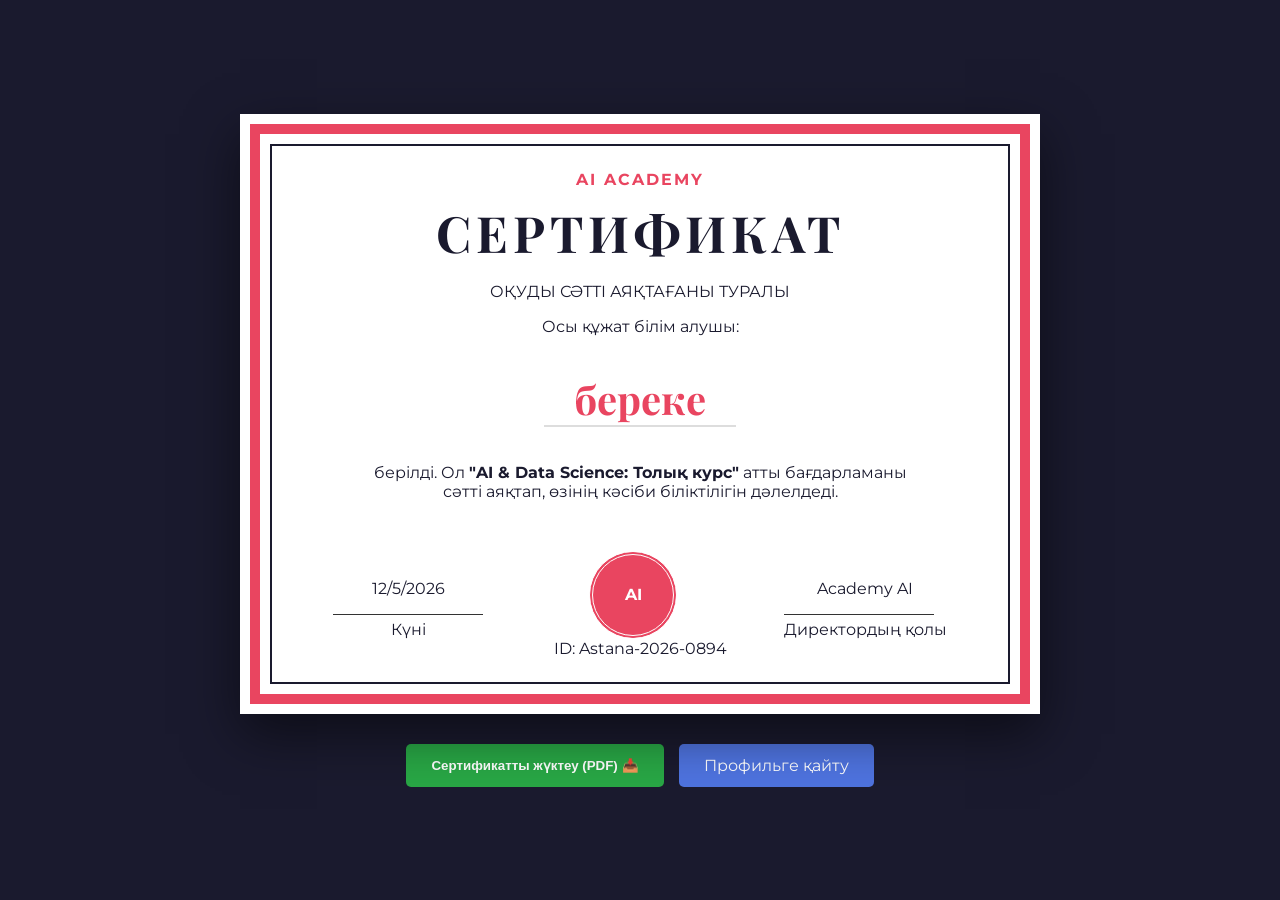
<file: certificate.html>
<!DOCTYPE html>
<html lang="kk">
<head>
    <meta charset="UTF-8">
    <meta name="viewport" content="width=device-width, initial-scale=1.0">
    <title>Сертификат | AI Academy</title>
    <link rel="stylesheet" href="style.css">
    <link href="https://fonts.googleapis.com/css2?family=Playfair+Display:wght@700&family=Montserrat:wght@400;600&display=swap" rel="stylesheet">
</head>
<body class="cert-body">
    <div class="cert-container shadow-lg" id="certificate">
        <div class="cert-border-outer"></div>
        <div class="cert-border-inner"></div>

        <div class="cert-content">
            <div class="cert-header">
                <div class="cert-logo">AI ACADEMY</div>
                <h1>СЕРТИФИКАТ</h1>
                <p class="cert-subtitle">ОҚУДЫ СӘТТІ АЯҚТАҒАНЫ ТУРАЛЫ</p>
            </div>

            <div class="cert-body-text">
                <p>Осы құжат білім алушы:</p>
                <h2 class="student-name" id="displayUserName">береке</h2>
                <p>берілді. Ол <strong>"AI & Data Science: Толық курс"</strong> атты бағдарламаны <br> 
                сәтті аяқтап, өзінің кәсіби біліктілігін дәлелдеді.</p>
            </div>

            <div class="cert-footer">
                <div class="footer-item">
                    <p class="date" id="currentDate">17.02.2026</p>
                    <div class="line"></div>
                    <span>Күні</span>
                </div>
                
                <div class="cert-seal">
                    <div class="seal-inner">AI</div>
                </div>

                <div class="footer-item">
                    <p class="signature">Academy AI</p>
                    <div class="line"></div>
                    <span>Директордың қолы</span>
                </div>
            </div>
            
            <div class="cert-id">ID: Astana-2026-0894</div>
        </div>
    </div>

    <div class="cert-actions">
        <button onclick="window.print()" class="btn-print">Сертификатты жүктеу (PDF) 📥</button>
        <a href="profile.html" class="btn-back">Профильге қайту</a>
    </div>

    <script>
        // Бүгінгі күнді қою
        document.getElementById('currentDate').innerText = new Date().toLocaleDateString();
        
        // Пайдаланушы атын жергілікті жадтан алу (егер тіркелген болса)
        const savedName = localStorage.getItem('userName');
        if(savedName) {
            document.getElementById('displayUserName').innerText = savedName;
        }
    </script>
</body>
</html>
</file>
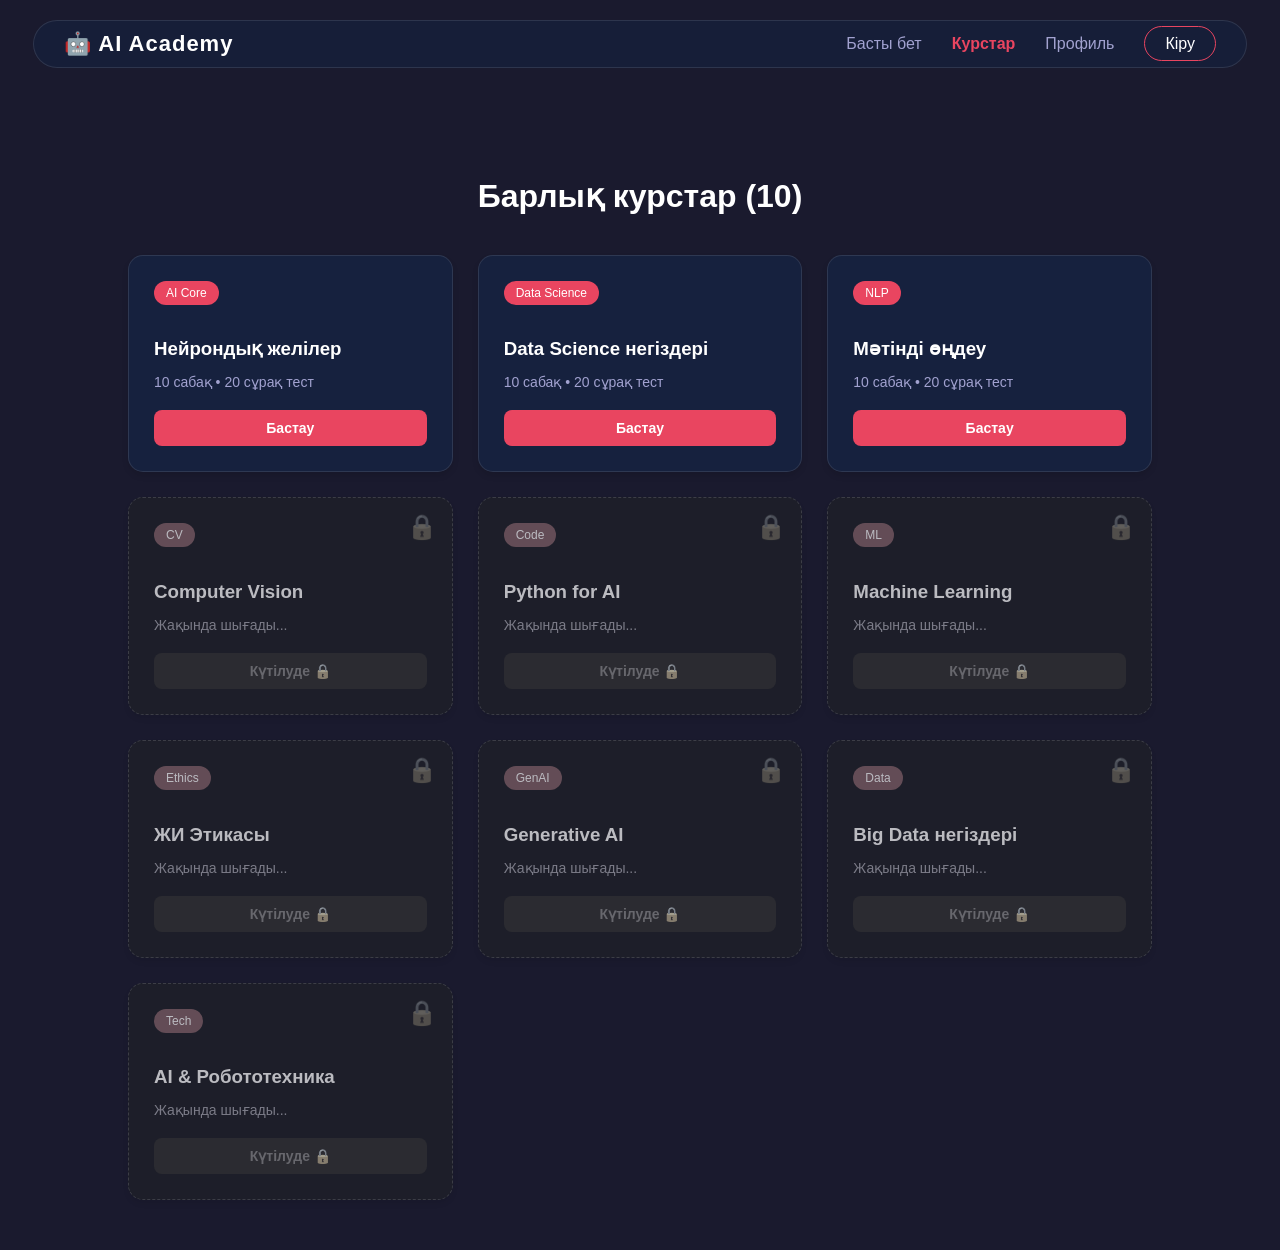
<file: courses.html>
<!DOCTYPE html>
<html lang="kk">
<head>
    <meta charset="UTF-8">
    <meta name="viewport" content="width=device-width, initial-scale=1.0">
    <title>Барлық курстар | AI Academy</title>
    <link rel="stylesheet" href="style.css">
</head>
<body class="courses-body">
    <header class="main-nav">
        <div class="nav-container">
            <div class="logo"><span class="logo-icon">🤖</span> AI Academy</div>
            <ul class="nav-links">
                <li><a href="index.html">Басты бет</a></li>
                <li><a href="courses.html" class="active">Курстар</a></li>
                <li><a href="profile.html">Профиль</a></li>
                <li><a href="login.html" class="nav-btn-login">Кіру</a></li>
            </ul>
        </div>
    </header>
<section class="courses-section">
    <h2 class="section-title">Барлық курстар (10)</h2>
    <div class="courses-grid">
        
        <div class="course-card">
            <div class="course-badge purple">AI Core</div>
            <h3>Нейрондық желілер</h3>
            <p>10 сабақ • 20 сұрақ тест</p>
            <a href="lesson.html?course=neural" class="btn-study">Бастау</a>
        </div>

        <div class="course-card">
            <div class="course-badge blue">Data Science</div>
            <h3>Data Science негіздері</h3>
            <p>10 сабақ • 20 сұрақ тест</p>
            <a href="lesson.html?course=ds" class="btn-study">Бастау</a>
        </div>

        <div class="course-card">
            <div class="course-badge green">NLP</div>
            <h3>Мәтінді өңдеу</h3>
            <p>10 сабақ • 20 сұрақ тест</p>
            <a href="lesson.html?course=nlp" class="btn-study">Бастау</a>
        </div>

        <div class="course-card locked">
            <div class="course-badge orange">CV</div>
            <h3>Computer Vision</h3>
            <p>Жақында шығады...</p>
            <button class="btn-study" disabled>Күтілуде 🔒</button>
        </div>

        <div class="course-card locked">
            <div class="course-badge yellow">Code</div>
            <h3>Python for AI</h3>
            <p>Жақында шығады...</p>
            <button class="btn-study" disabled>Күтілуде 🔒</button>
        </div>

        <div class="course-card locked">
            <div class="course-badge cyan">ML</div>
            <h3>Machine Learning</h3>
            <p>Жақында шығады...</p>
            <button class="btn-study" disabled>Күтілуде 🔒</button>
        </div>

        <div class="course-card locked">
            <div class="course-badge red">Ethics</div>
            <h3>ЖИ Этикасы</h3>
            <p>Жақында шығады...</p>
            <button class="btn-study" disabled>Күтілуде 🔒</button>
        </div>

        <div class="course-card locked">
            <div class="course-badge pink">GenAI</div>
            <h3>Generative AI</h3>
            <p>Жақында шығады...</p>
            <button class="btn-study" disabled>Күтілуде 🔒</button>
        </div>

        <div class="course-card locked">
            <div class="course-badge blue-dark">Data</div>
            <h3>Big Data негіздері</h3>
            <p>Жақында шығады...</p>
            <button class="btn-study" disabled>Күтілуде 🔒</button>
        </div>

        <div class="course-card locked">
            <div class="course-badge gray">Tech</div>
            <h3>AI & Робототехника</h3>
            <p>Жақында шығады...</p>
            <button class="btn-study" disabled>Күтілуде 🔒</button>
        </div>

    </div>
</section>
</body>
</html>
</file>
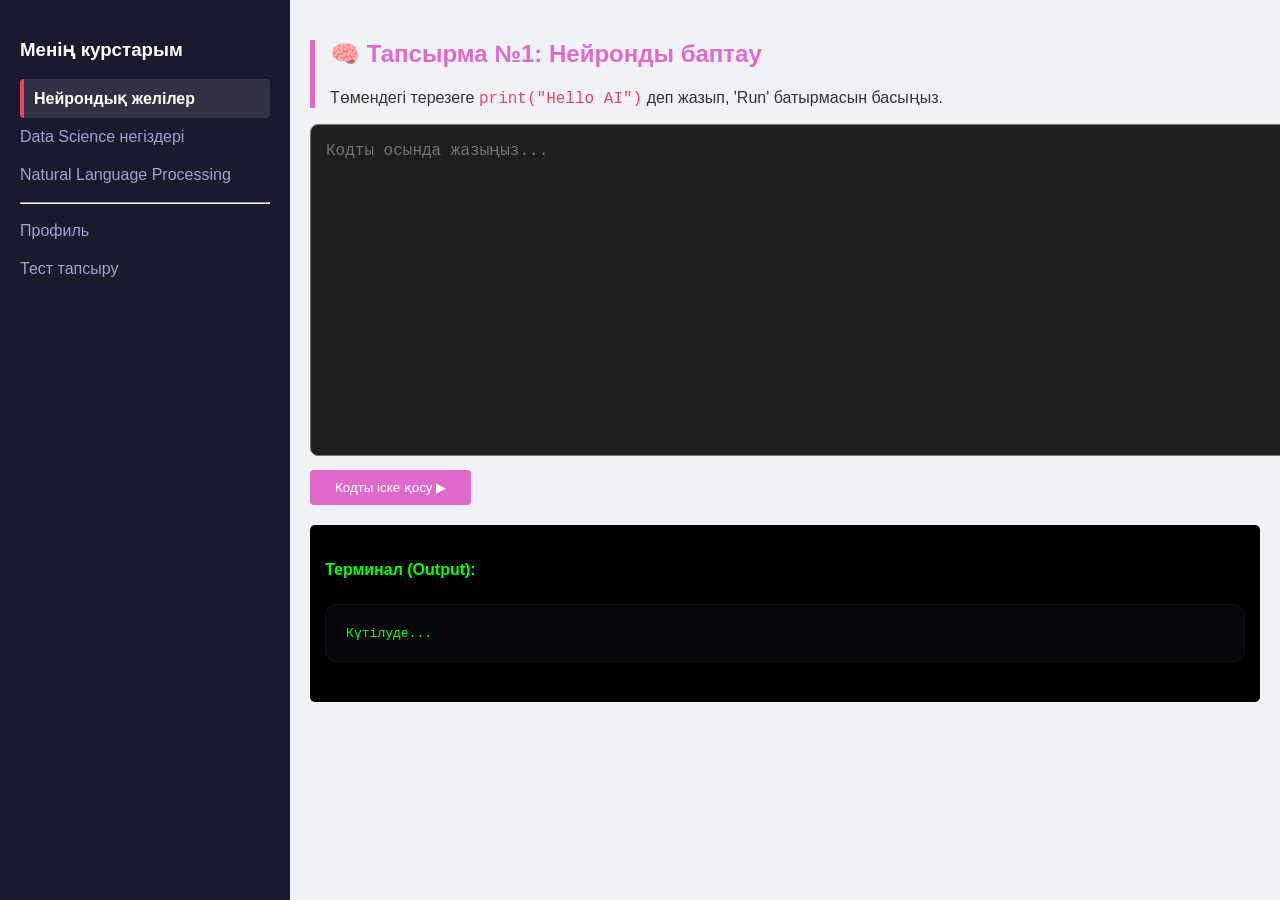
<file: dashboard.html>
<!DOCTYPE html>
<html lang="kk">
<head>
    <meta charset="UTF-8">
    <title>Dashboard - AI Оқу кабинеті</title>
    <link rel="stylesheet" href="style.css">
</head>
<body>
    <div class="dashboard-container">
        <aside class="sidebar">
            <h3>Менің курстарым</h3>
            <ul>
                <li><a href="dashboard.html" class="active">Нейрондық желілер</a></li>
                <li><a href="data-science.html">Data Science негіздері</a></li>
                <li><a href="nlp.html">Natural Language Processing</a></li>
                <hr>
                <li><a href="profile.html">Профиль</a></li>
                <li><a href="quiz.html">Тест тапсыру</a></li>
            </ul>
        </aside>

        <main class="editor-section">
            <div class="task-info" style="border-left: 5px solid #de6bcb; padding-left: 15px;">
                <h2 style="color: #de6bcb;">🧠 Тапсырма №1: Нейронды баптау</h2>
                <p>Төмендегі терезеге <code>print("Hello AI")</code> деп жазып, 'Run' батырмасын басыңыз.</p>
            </div>
            
            <div class="code-editor">
                <textarea id="pythonCode" placeholder="Кодты осында жазыңыз..."></textarea>
                <div class="controls">
                    <button id="runBtn" class="btn-run" style="background-color: #de6bcb;">Кодты іске қосу ▶</button>
                </div>
            </div>

            <div class="terminal">
                <h4>Терминал (Output):</h4>
                <pre id="output">Күтілуде...</pre>
            </div>

            <div id="nextStep" style="display: none; margin-top: 20px;">
                <p style="color: #28a745; font-weight: bold;">🎉 Керемет! Келесі деңгейге өтуге дайынсыз.</p>
                <a href="data-science.html" class="btn-run" style="text-decoration: none; display: inline-block; background-color: #4e73df;">Келесі курсқа өту ➔</a>
            </div>
        </main>
    </div>

    <script>
        document.getElementById('runBtn').addEventListener('click', function() {
            const code = document.getElementById('pythonCode').value.trim();
            const output = document.getElementById('output');
            const nextStep = document.getElementById('nextStep');
            
            // Студенттің жазған кодын тексеру
            if(code === 'print("Hello AI")') {
                output.innerText = "> Hello AI\n> Статус: Орындалды! ✅\n> Нейрондық желі іске қосылды.";
                output.style.color = "#0f0"; // Жасыл түс
                nextStep.style.display = "block"; // Келесі курс батырмасын көрсету
            } else {
                output.innerText = "> Қате: Кодты дұрыс жазыңыз.\n> Көмек: print(\"Hello AI\") деп жазыңыз.";
                output.style.color = "#ff4d4d"; // Қызыл түс
                nextStep.style.display = "none";
            }
        });
    </script>
</body>
</html>
</file>
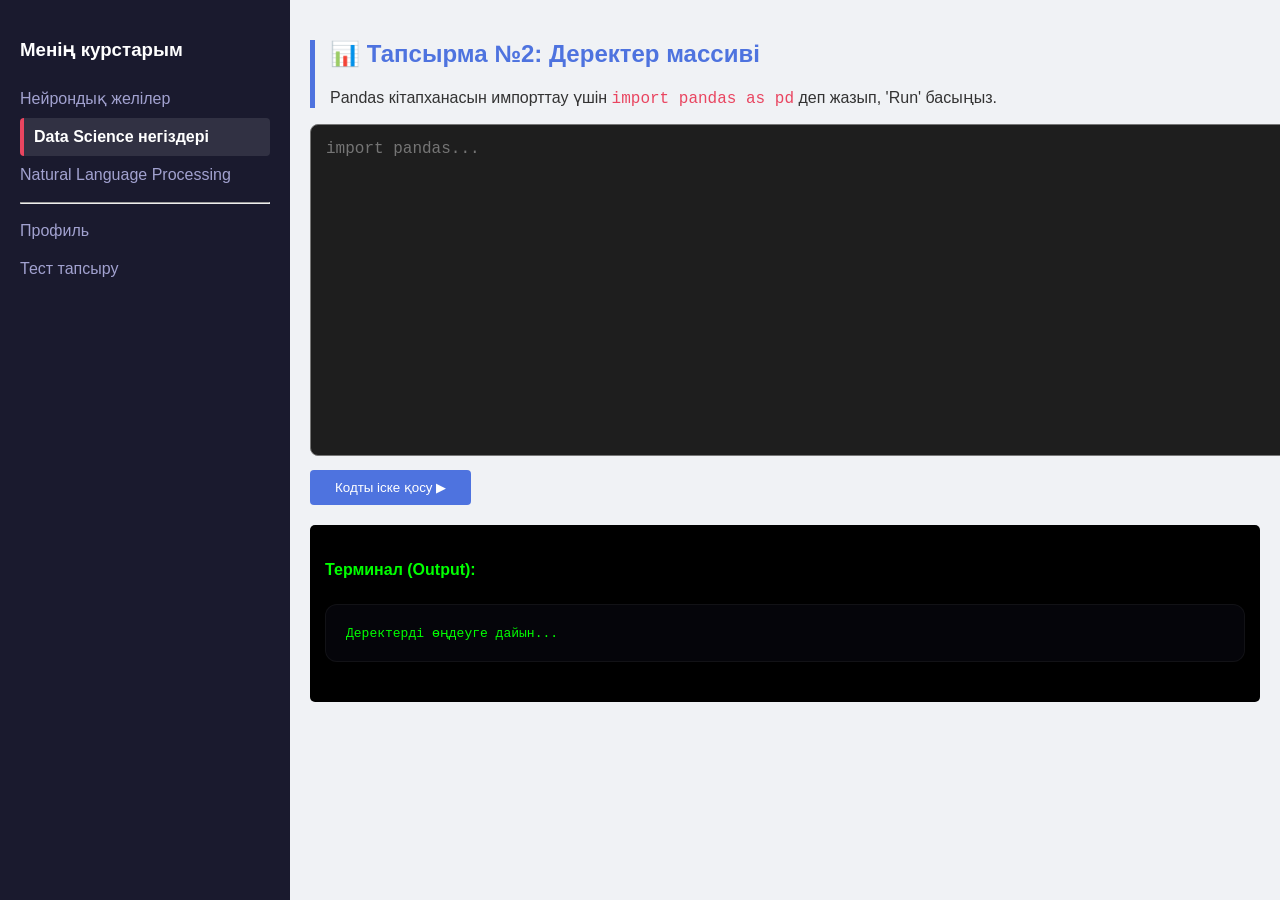
<file: data-science.html>
<!DOCTYPE html>
<html lang="kk">
<head>
    <meta charset="UTF-8">
    <title>Data Science - AI Academy</title>
    <link rel="stylesheet" href="style.css">
</head>
<body>
    <div class="dashboard-container">
        <aside class="sidebar">
            <h3>Менің курстарым</h3>
            <ul>
                <li><a href="dashboard.html">Нейрондық желілер</a></li>
                <li><a href="data-science.html" class="active">Data Science негіздері</a></li>
                <li><a href="nlp.html">Natural Language Processing</a></li>
                <hr>
                <li><a href="profile.html">Профиль</a></li>
                <li><a href="quiz.html">Тест тапсыру</a></li>
            </ul>
        </aside>

        <main class="editor-section">
            <div class="task-info" style="border-left: 5px solid #4e73df; padding-left: 15px;">
                <h2 style="color: #4e73df;">📊 Тапсырма №2: Деректер массиві</h2>
                <p>Pandas кітапханасын импорттау үшін <code>import pandas as pd</code> деп жазып, 'Run' басыңыз.</p>
            </div>
            
            <div class="code-editor">
                <textarea id="pythonCode" placeholder="import pandas..."></textarea>
                <div class="controls">
                    <button id="runBtn" class="btn-run" style="background-color: #4e73df;">Кодты іске қосу ▶</button>
                </div>
            </div>

            <div class="terminal">
                <h4>Терминал (Output):</h4>
                <pre id="output">Деректерді өңдеуге дайын...</pre>
            </div>

            <div id="nextStep" style="display: none; margin-top: 20px;">
                <p style="color: #28a745; font-weight: bold;">✅ Pandas жүктелді! Енді мәтіндік анализге көшеміз.</p>
                <a href="nlp.html" class="btn-run" style="text-decoration: none; display: inline-block; background-color: #1cc88a;">Келесі курсқа өту ➔</a>
            </div>
        </main>
    </div>

    <script>
        document.getElementById('runBtn').addEventListener('click', function() {
            const code = document.getElementById('pythonCode').value.trim();
            const output = document.getElementById('output');
            const nextStep = document.getElementById('nextStep');
            
            if(code === 'import pandas as pd') {
                output.innerText = "> Pandas library imported successfully.\n> DataFrame initialized.\n> Статус: Сәтті! ✅";
                output.style.color = "#0f0";
                nextStep.style.display = "block";
            } else {
                output.innerText = "> Қате: Кодты тексеріңіз.\n> Көмек: import pandas as pd";
                output.style.color = "#ff4d4d";
                nextStep.style.display = "none";
            }
        });
    </script>
</body>
</html>
</file>
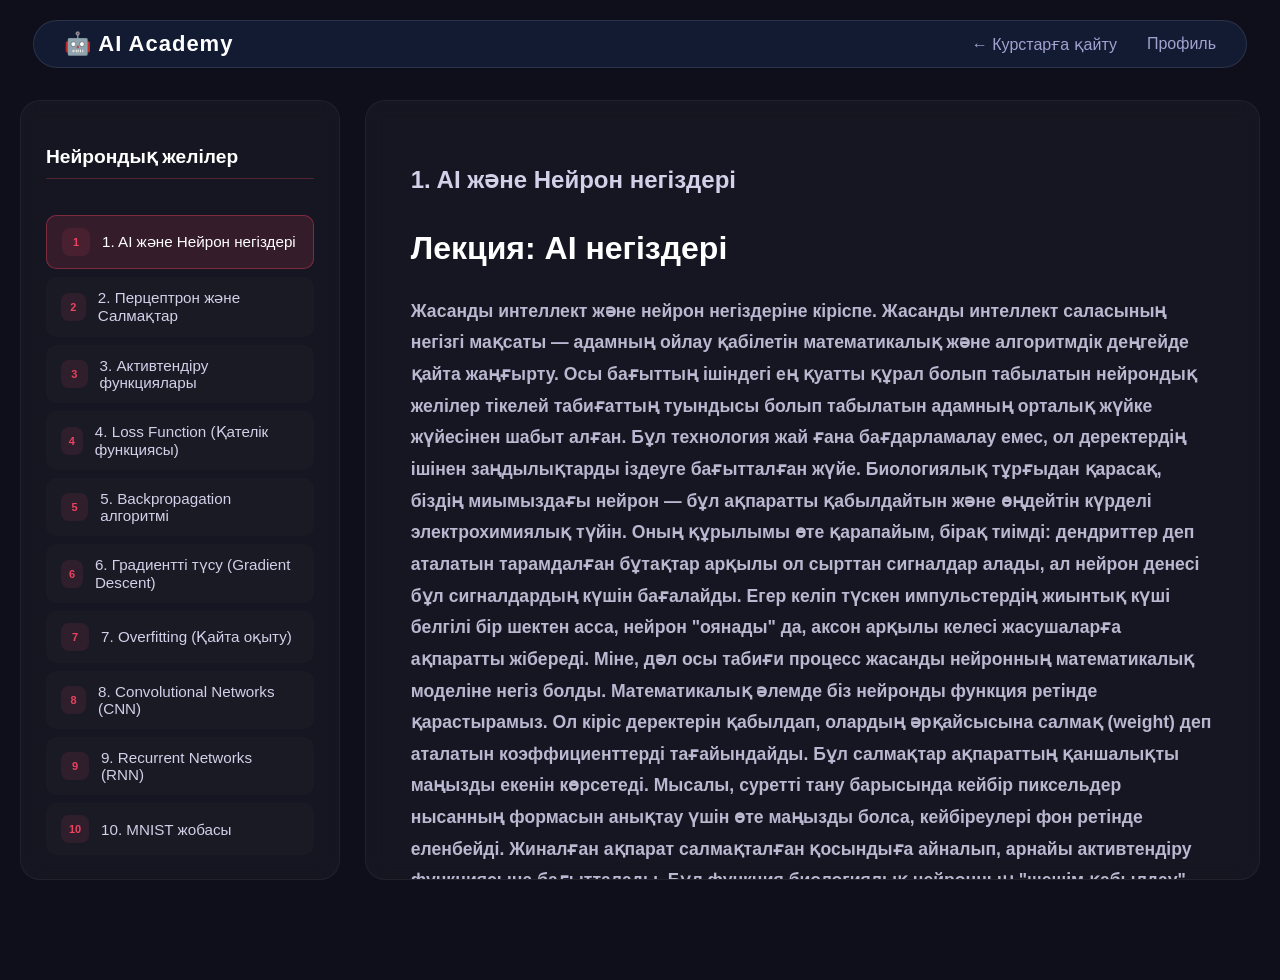
<file: lesson.html>
<!DOCTYPE html>
<html lang="kk">
<head>
    <meta charset="UTF-8">
    <meta name="viewport" content="width=device-width, initial-scale=1.0">
    <title>Оқу платформасы | AI Academy</title>
    <link rel="stylesheet" href="style.css">
</head>
<body class="lesson-body">
    <header class="main-nav">
        <div class="nav-container">
            <div class="logo"><span class="logo-icon">🤖</span> AI Academy</div>
            <ul class="nav-links">
                <li><a href="courses.html">← Курстарға қайту</a></li>
                <li><a href="profile.html">Профиль</a></li>
            </ul>
        </div>
    </header>

    <div class="lesson-wrapper">
        <aside class="lesson-sidebar glass-section">
            <h3 id="course-name-display">Курс мазмұны</h3>
            <ul class="lesson-list" id="lesson-list"></ul>
            <div class="sidebar-footer">
                <a href="quiz.html" class="btn-quiz" id="quiz-link">📝 Курс тесті (20 сұрақ)</a>
            </div>
        </aside>

        <main class="lesson-content glass-section">
    <div id="content-area">
        <h2 id="lesson-title">Жүктелуде...</h2>
        <div class="divider"></div>
        <div id="lesson-full-text" class="lesson-reading-area">
            Сабақ мазмұны осы жерде пайда болады...
        </div>
    </div>
    <div class="content-nav">
        <button class="btn-outline" onclick="prevLesson()">← Алдыңғы</button>
        <button class="btn-main" onclick="nextLesson()">Келесі сабақ →</button>
    </div>
</main>
    </div>

    <script src="lesson-logic.js"></script>
</body>
</html>
</file>
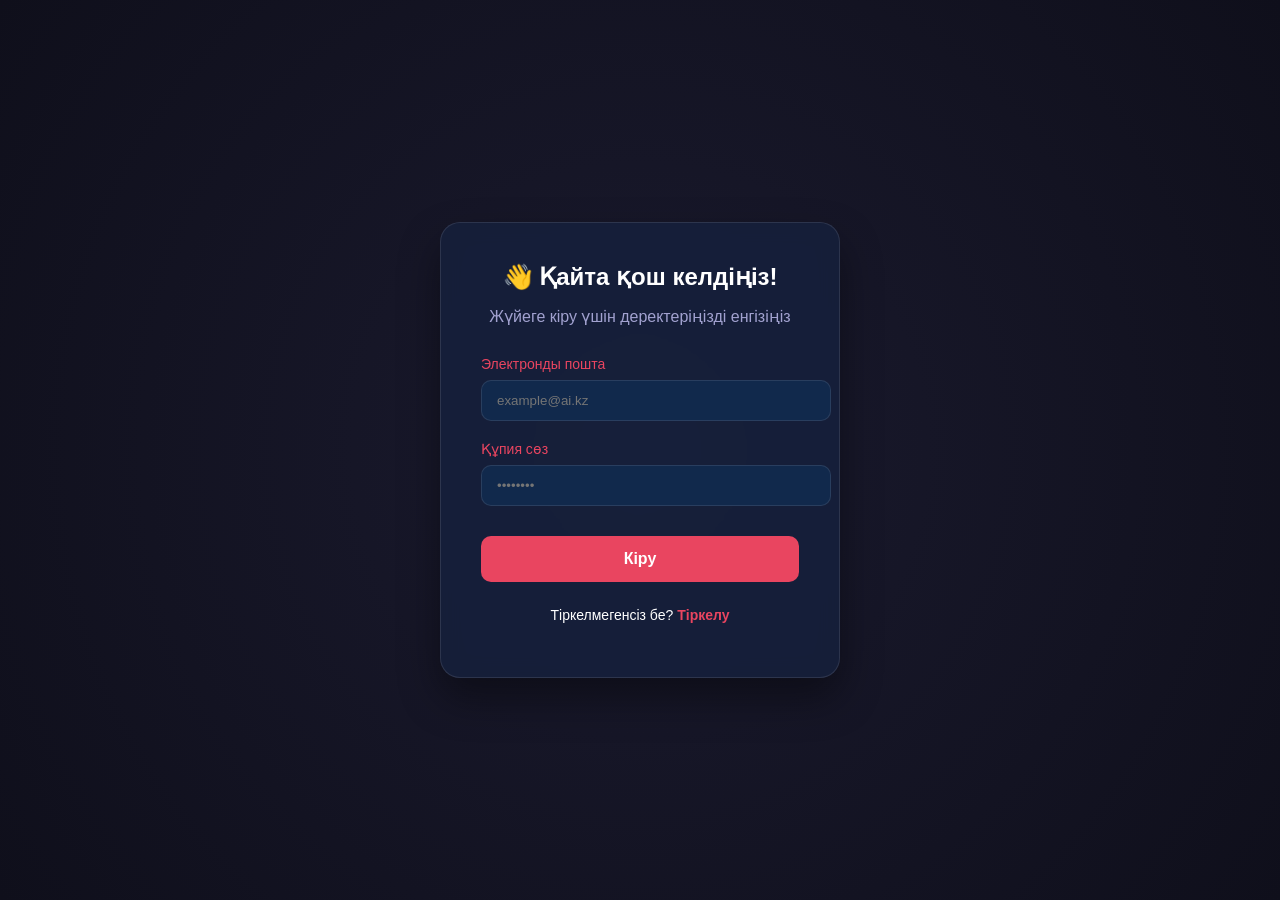
<file: login.html>
<!DOCTYPE html>
<html lang="kk">
<head>
    <meta charset="UTF-8">
    <meta name="viewport" content="width=device-width, initial-scale=1.0">
    <title>Кіру | AI Academy</title>
    <link rel="stylesheet" href="style.css">
</head>
<body class="auth-body">
    <div class="auth-wrapper">
        <div class="auth-card shadow-lg">
            <div class="auth-header">
                <h2>👋 Қайта қош келдіңіз!</h2>
                <p>Жүйеге кіру үшін деректеріңізді енгізіңіз</p>
            </div>
            
            <form id="loginForm" class="auth-form">
                <div class="input-field">
                    <label>Электронды пошта</label>
                    <input type="email" id="loginEmail" placeholder="example@ai.kz" required>
                </div>
                
                <div class="input-field">
                    <label>Құпия сөз</label>
                    <input type="password" placeholder="••••••••" required>
                </div>

                <button type="submit" class="btn-primary-auth">Кіру</button>
            </form>

            <div class="auth-footer">
                <p>Тіркелмегенсіз бе? <a href="signup.html">Тіркелу</a></p>
            </div>
        </div>
    </div>

    <script>
        document.getElementById('loginForm').addEventListener('submit', function(e) {
            e.preventDefault();

            // 1. Енгізілген email-ды аламыз
            const emailValue = document.getElementById('loginEmail').value;
            
            // 2. Егер жадта арнайы есім сақталмаған болса (signup арқылы),
            // онда поштаның '@' таңбасына дейінгі бөлігін есім ретінде қолданамыз
            if (!localStorage.getItem('userName')) {
                const autoName = emailValue.split('@')[0]; // "user@mail.com" -> "user"
                localStorage.setItem('userName', autoName);
            }

            // 3. Профиль бетіне бағыттау
            window.location.href = 'profile.html'; 
        });
    </script>
</body>
</html>
</file>
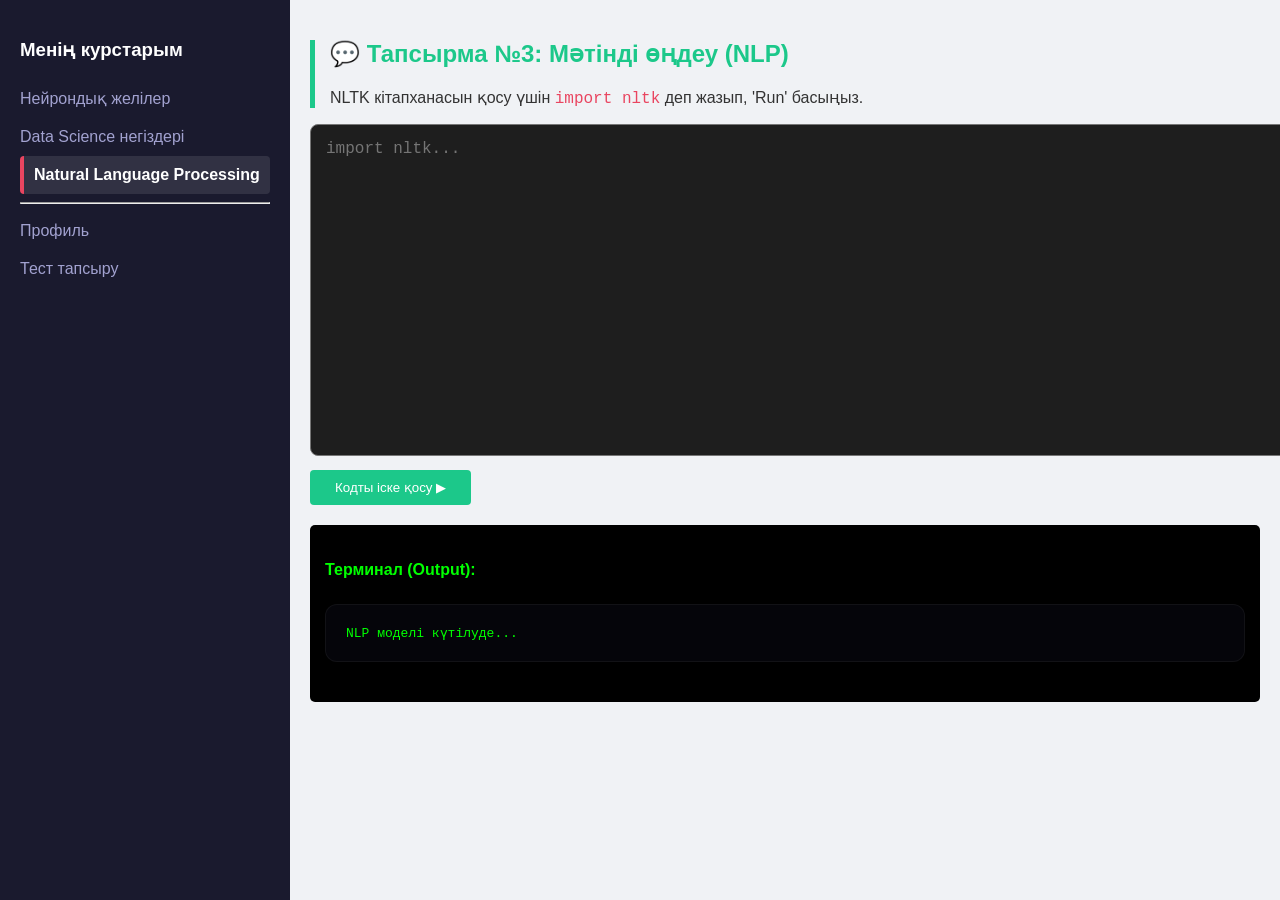
<file: nlp.html>
<!DOCTYPE html>
<html lang="kk">
<head>
    <meta charset="UTF-8">
    <title>NLP - AI Academy</title>
    <link rel="stylesheet" href="style.css">
</head>
<body>
    <div class="dashboard-container">
        <aside class="sidebar">
            <h3>Менің курстарым</h3>
            <ul>
                <li><a href="dashboard.html">Нейрондық желілер</a></li>
                <li><a href="data-science.html">Data Science негіздері</a></li>
                <li><a href="nlp.html" class="active">Natural Language Processing</a></li>
                <hr>
                <li><a href="profile.html">Профиль</a></li>
                <li><a href="quiz.html">Тест тапсыру</a></li>
            </ul>
        </aside>

        <main class="editor-section">
            <div class="task-info" style="border-left: 5px solid #1cc88a; padding-left: 15px;">
                <h2 style="color: #1cc88a;">💬 Тапсырма №3: Мәтінді өңдеу (NLP)</h2>
                <p>NLTK кітапханасын қосу үшін <code>import nltk</code> деп жазып, 'Run' басыңыз.</p>
            </div>
            
            <div class="code-editor">
                <textarea id="pythonCode" placeholder="import nltk..."></textarea>
                <div class="controls">
                    <button id="runBtn" class="btn-run" style="background-color: #1cc88a;">Кодты іске қосу ▶</button>
                </div>
            </div>

            <div class="terminal">
                <h4>Терминал (Output):</h4>
                <pre id="output">NLP моделі күтілуде...</pre>
            </div>

            <div id="nextStep" style="display: none; margin-top: 20px;">
                <p style="color: #28a745; font-weight: bold;">🔥 Практика аяқталды! Енді біліміңізді сынап көріңіз.</p>
                <a href="quiz.html" class="btn-run" style="text-decoration: none; display: inline-block; background-color: #e94560;">Қорытынды Тест тапсыру ➔</a>
            </div>
        </main>
    </div>

    <script>
        document.getElementById('runBtn').addEventListener('click', function() {
            const code = document.getElementById('pythonCode').value.trim();
            const output = document.getElementById('output');
            const nextStep = document.getElementById('nextStep');
            
            if(code === 'import nltk') {
                output.innerText = "> NLTK Toolkit loaded.\n> Tokenizer ready.\n> Статус: Барлық практикалық тапсырма бітті! 🏆";
                output.style.color = "#0f0";
                nextStep.style.display = "block";
            } else {
                output.innerText = "> Қате: Код дұрыс емес.\n> Көмек: import nltk";
                output.style.color = "#ff4d4d";
                nextStep.style.display = "none";
            }
        });
    </script>
</body>
</html>
</file>
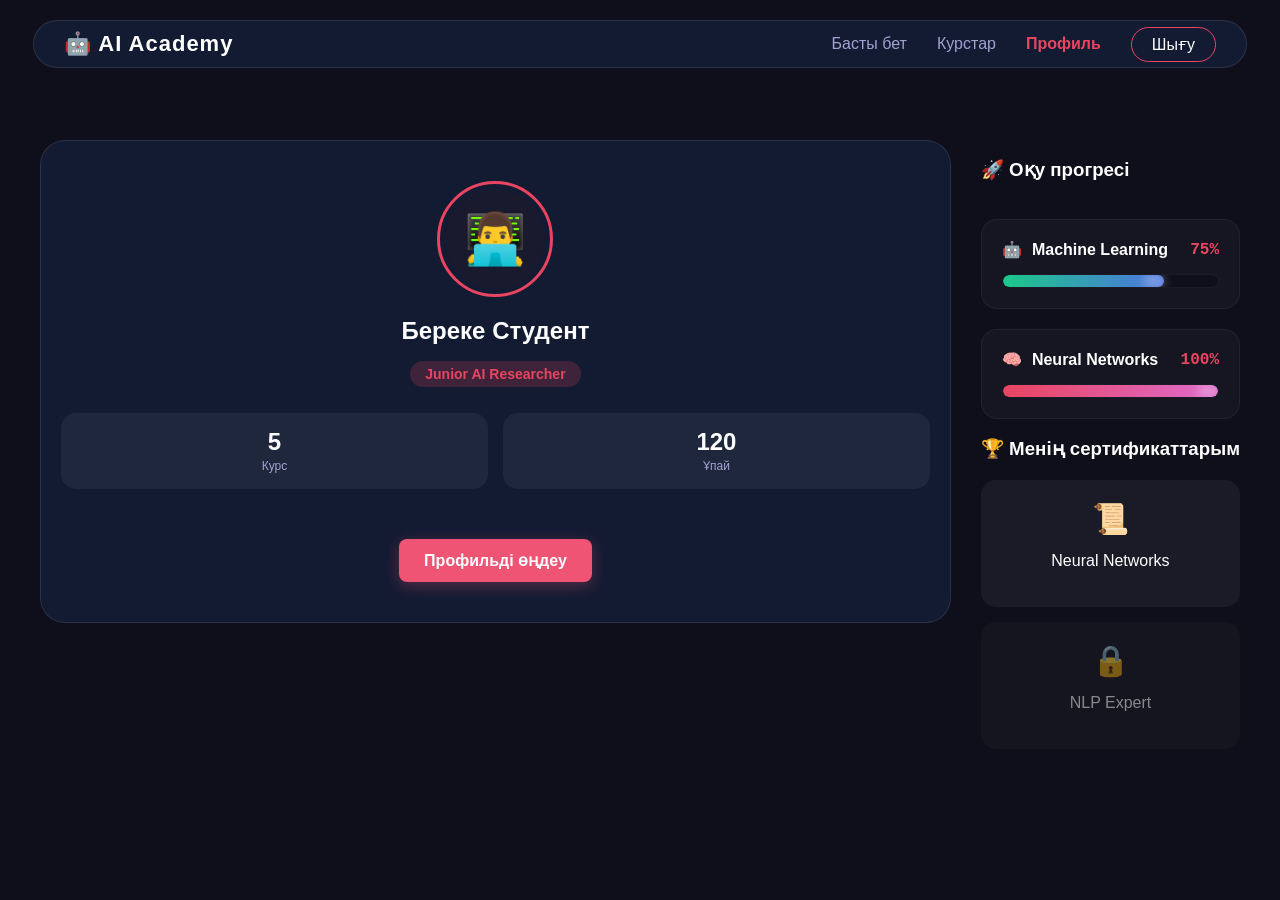
<file: profile.html>
<!DOCTYPE html>
<html lang="kk">
<head>
    <meta charset="UTF-8">
    <meta name="viewport" content="width=device-width, initial-scale=1.0">
    <title>Менің Профилім | AI Academy</title>
    <link rel="stylesheet" href="style.css">
</head>
<body class="profile-body">
    <header class="main-nav">
        <div class="nav-container">
            <div class="logo">
                <span class="logo-icon">🤖</span> AI Academy
            </div>
            <ul class="nav-links">
                <li><a href="index.html">Басты бет</a></li>
                <li><a href="courses.html">Курстар</a></li>
                <li><a href="profile.html" class="active">Профиль</a></li>
                <li><a href="login.html" class="nav-btn-login">Шығу</a></li>
            </ul>
        </div>
    </header>

    <div class="profile-wrapper">
        <aside class="profile-card animate-in">
            <div class="profile-header">
                <div class="avatar-ring">
                    <div class="avatar">👨‍💻</div>
                </div>
                <h2>Береке Студент</h2>
                <span class="rank-badge">Junior AI Researcher</span>
            </div>
            
            <div class="stats-grid">
                <div class="stat-box">
                    <span class="stat-num">5</span>
                    <span class="stat-label">Курс</span>
                </div>
                <div class="stat-box">
                    <span class="stat-num">120</span>
                    <span class="stat-label">Ұпай</span>
                </div>
            </div>
            
            <button id="editBtn" class="btn-edit">Профильді өңдеу</button>
            <div id="editModal" class="modal">
                <div class="modal-content">
                    <h3>Профильді жаңарту</h3>
                    <input type="text" id="newName" placeholder="Жаңа есімді жазыңыз">
                    <div class="modal-buttons">
                        <button id="saveBtn">Сақтау</button>
            <button id="closeBtn">Жабу</button>
        </div>
    </div>
</div>
        </aside>

        <main class="profile-main animate-in" style="animation-delay: 0.2s;">
            <section class="glass-section progress-container">
    <h3>🚀 Оқу прогресі</h3>
    
    <div class="progress-card">
        <div class="progress-header">
            <div class="course-name">
                <span class="icon">🤖</span>
                <span>Machine Learning</span>
            </div>
            <span class="percentage">75%</span>
        </div>
        <div class="progress-bar-wrapper">
            <div class="progress-bar-fill green-gradient" style="width: 75%;">
                <div class="glow"></div>
            </div>
        </div>
    </div>

    <div class="progress-card">
        <div class="progress-header">
            <div class="course-name">
                <span class="icon">🧠</span>
                <span>Neural Networks</span>
            </div>
            <span class="percentage">100%</span>
        </div>
        <div class="progress-bar-wrapper">
            <div class="progress-bar-fill purple-gradient" style="width: 100%;">
                <div class="glow"></div>
            </div>
        </div>
    </div>
</section>

            <section class="glass-section">
                <h3>🏆 Менің сертификаттарым</h3>
                <div class="certificates-grid">
                    <a href="certificate.html" class="cert-item">
                        <span class="cert-icon">📜</span>
                        <p>Neural Networks</p>
                    </a>
                    <div class="cert-item locked">
                        <span class="cert-icon">🔒</span>
                        <p>NLP Expert</p>
                    </div>
                </div>
            </section>
        </main>
    </div>
    <script>
    window.onload = function() {
        // Жадтан есімді алу
        const savedName = localStorage.getItem('userName');
        
        // Егер есім сақталған болса, оны экранға шығару
        if (savedName) {
            document.querySelector('.profile-card h2').innerText = savedName;
        }

        // Сертификаттың статусын тексеру
        const isPassed = localStorage.getItem('coursePassed');
        if (isPassed === 'true') {
            document.querySelector('.cert-item.locked').classList.remove('locked');
            document.querySelector('.cert-item.locked p').innerText = "Сертификат ашық ✅";
        }
    }
</script>
<script>
    const modal = document.getElementById('editModal');
    const editBtn = document.getElementById('editBtn');
    const closeBtn = document.getElementById('closeBtn');
    const saveBtn = document.getElementById('saveBtn');
    const nameDisplay = document.querySelector('.profile-card h2'); // Ару деген жазу тұрған жер

    // 1. Терезені ашу
    editBtn.onclick = function() {
        modal.style.display = "flex";
    }

    // 2. Терезені жабу
    closeBtn.onclick = function() {
        modal.style.display = "none";
    }

    // 3. Атын өзгерту және сақтау
    saveBtn.onclick = function() {
        const newName = document.getElementById('newName').value;
        if(newName) {
            // Экрандағы атын ауыстыру
            nameDisplay.innerText = newName;
            // Жадқа (LocalStorage) сақтау
            localStorage.setItem('userName', newName);
            // Терезені жабу
            modal.style.display = "none";
        }
    }

    // Терезеден тыс жерді басқанда жабу
    window.onclick = function(event) {
        if (event.target == modal) {
            modal.style.display = "none";
        }
    }
</script>
<script src="script.js"></script>
</body>
</html>
</file>
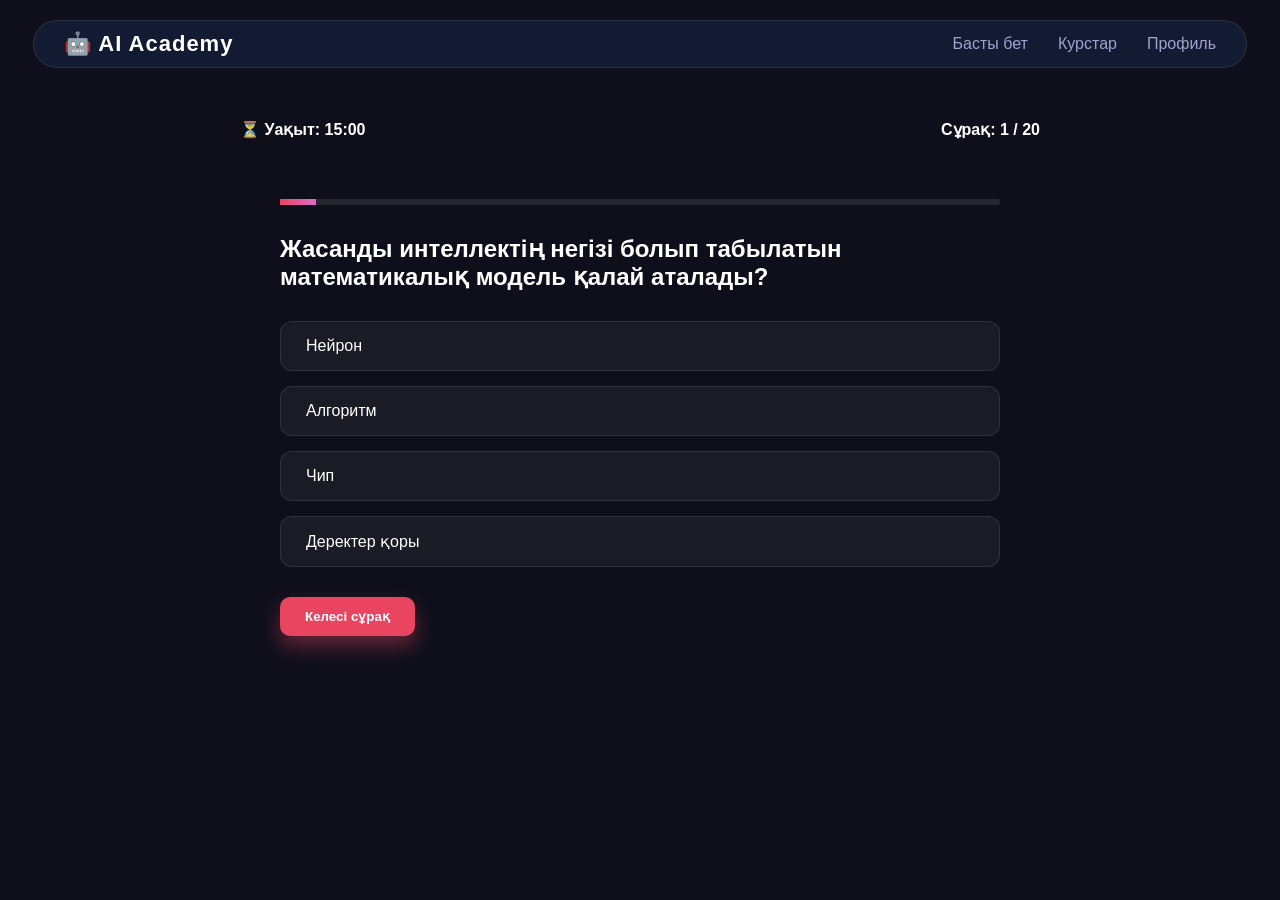
<file: quiz.html>
<!DOCTYPE html>
<html lang="kk">
<head>
    <meta charset="UTF-8">
    <meta name="viewport" content="width=device-width, initial-scale=1.0">
    <title>AI Тест | Біліміңді тексер</title>
    <link rel="stylesheet" href="style.css">
</head>
<body class="quiz-body">
    <header class="main-nav">
        <div class="nav-container">
            <div class="logo"><span class="logo-icon">🤖</span> AI Academy</div>
            <ul class="nav-links">
                <li><a href="index.html">Басты бет</a></li>
                <li><a href="courses.html">Курстар</a></li>
                <li><a href="profile.html">Профиль</a></li>
            </ul>
        </div>
    </header>

    <div class="quiz-wrapper">
        <div class="quiz-info">
            <div class="timer">⏳ Уақыт: <span id="time">15:00</span></div>
            <div class="q-counter">Сұрақ: <span id="current-q">1</span> / 20</div>
        </div>

        <div id="quiz-card" class="glass-section quiz-card">
            <div class="progress-line">
                <div id="bar" class="fill purple-gradient" style="width: 5%;"></div>
            </div>
            <h2 id="question-text">Сұрақ жүктелуде...</h2>
            <div id="options-container" class="options-grid">
                </div>
            <div class="quiz-footer">
                <button id="next-btn" class="btn-main" disabled>Келесі сұрақ</button>
            </div>
        </div>

        <div id="result-card" class="glass-section result-card" style="display: none;">
            <div class="result-icon">🏆</div>
            <h2>Тест аяқталды!</h2>
            <p id="score-text">Сіздің нәтижеңіз: 0 / 20</p>
            <div id="cert-msg" class="cert-status"></div>
            <div class="result-buttons">
                <button onclick="location.reload()" class="btn-outline">Қайта тапсыру</button>
                <button onclick="window.location.href='profile.html'" class="btn-main">Профильге өту</button>
            </div>
        </div>
    </div>

    <script src="quiz-logic.js"></script>
</body>
</html>
</file>
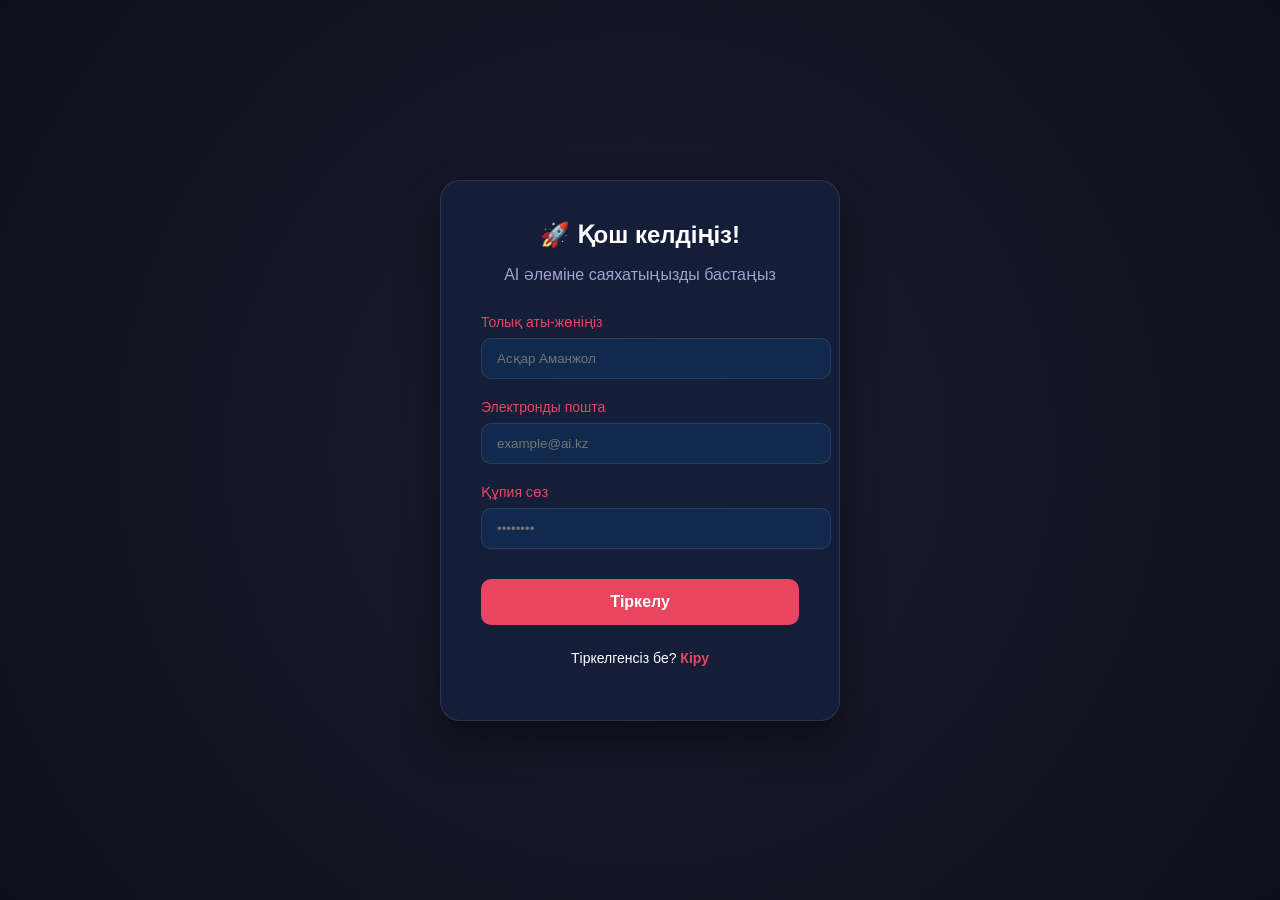
<file: signup.html>
<!DOCTYPE html>
<html lang="kk">
<head>
    <meta charset="UTF-8">
    <meta name="viewport" content="width=device-width, initial-scale=1.0">
    <title>Тіркелу | AI Academy</title>
    <link rel="stylesheet" href="style.css">
</head>
<body class="auth-body">
    <div class="auth-wrapper">
        <div class="auth-card shadow-lg">
            <div class="auth-header">
                <h2>🚀 Қош келдіңіз!</h2>
                <p>AI әлеміне саяхатыңызды бастаңыз</p>
            </div>
            
            <form id="signupForm" class="auth-form">
                <div class="input-field">
                    <label>Толық аты-жөніңіз</label>
                    <input type="text" id="userNameInput" placeholder="Асқар Аманжол" required>
                </div>
                
                <div class="input-field">
                    <label>Электронды пошта</label>
                    <input type="email" placeholder="example@ai.kz" required>
                </div>
                
                <div class="input-field">
                    <label>Құпия сөз</label>
                    <input type="password" placeholder="••••••••" required>
                </div>

                <button type="submit" class="btn-primary-auth">Тіркелу</button>
            </form>

            <div class="auth-footer">
                <p>Тіркелгенсіз бе? <a href="login.html">Кіру</a></p>
            </div>
        </div>
    </div>

    <script>
        document.getElementById('signupForm').addEventListener('submit', function(e) {
            e.preventDefault(); // Беттің қайта жүктелуін тоқтатамыз

            // 1. Енгізілген есімді аламыз
            const fullName = document.getElementById('userNameInput').value;

            // 2. Есімді браузер жадына сақтаймыз
            localStorage.setItem('userName', fullName);

            // Тексеру үшін (Консольге шығару)
            console.log("Сақталған есім:", localStorage.getItem('userName'));

            // 3. Сәтті тіркелген соң Профиль бетіне жібереміз
            window.location.href = 'profile.html'; 
        });
    </script>
</body>
</html>
</file>
<file: style.css>
/* Жалпы стильдер */
body {
    font-family: 'Segoe UI', Tahoma, Geneva, Verdana, sans-serif;
    margin: 0;
    background-color: #f4f7f6;
    color: #333;
}

header {
    background-color: #1a1a2e;
    color: white;
    padding: 1rem 5%;
}

/* Навигациялық мәзір стилі */
.main-nav {
    position: fixed;
    top: 20px;
    left: 50%;
    transform: translateX(-50%); /* Ортаға келтіру */
    width: 90%;
    max-width: 1200px;
    z-index: 1000;
    background: rgba(22, 33, 62, 0.7); /* Мөлдір қою көк */
    backdrop-filter: blur(15px); /* Шыны эффектісі */
    border: 1px solid rgba(255, 255, 255, 0.1);
    border-radius: 50px; /* Доғал жиектер */
    padding: 10px 30px;
}

.nav-container {
    display: flex;
    justify-content: space-between;
    align-items: center;
}

.logo {
    font-size: 22px;
    font-weight: bold;
    color: white;
    letter-spacing: 1px;
}

.nav-links {
    list-style: none;
    display: flex;
    align-items: center;
    gap: 30px;
    margin: 0;
}

.nav-links a {
    text-decoration: none;
    color: #a2a2d0;
    font-weight: 500;
    transition: 0.3s;
}

.nav-links a:hover {
    color: #e94560; /* Алқызыл түс */
}

/* Арнайы батырмалар стилі */
.nav-btn-login {
    padding: 8px 20px;
    border: 1px solid #e94560;
    border-radius: 20px;
    color: white !important;
}

.nav-btn-signup {
    padding: 8px 25px;
    background-color: #e94560;
    border-radius: 20px;
    color: white !important;
    box-shadow: 0 4px 15px rgba(233, 69, 96, 0.3);
}

.nav-btn-signup:hover {
    background-color: #ff5e78;
    transform: scale(1.05);
}

/* Мәзірдегі белсенді беттің стилі */
.nav-links a.active {
    color: #e94560 !important;
    font-weight: bold;
}

/* Курстар бетінің фондық түсі */
.courses-body {
    background-color: #1a1a2e;
    margin: 0;
    padding-top: 100px; /* Навбар контентті жауып қалмауы үшін */
}

/* Курс карточкаларындағы батырмаларды біркелкі ету */
.btn-study {
    display: inline-block;
    padding: 10px 20px;
    background-color: #e94560;
    color: white;
    text-decoration: none;
    border-radius: 8px;
    font-size: 14px;
    transition: 0.3s;
    border: none;
    width: 100%;
    text-align: center;
    box-sizing: border-box;
}

.btn-study:hover:not([disabled]) {
    background-color: #ff5e78;
    transform: translateY(-3px);
}

.course-card.locked .btn-study {
    background-color: #444;
    cursor: not-allowed;
}

/* Басты беттің арнайы стилі */
.home-body {
    background: radial-gradient(circle at top right, #1b2735 0%, #090a0f 100%);
    overflow-x: hidden;
}

.hero-section {
    display: flex;
    align-items: center;
    justify-content: space-between;
    padding: 150px 10% 100px;
    min-height: 80vh;
}

.hero-content {
    flex: 1;
    max-width: 600px;
}

/* Градиентті мәтін */
.gradient-text {
    font-size: 3.5rem;
    font-weight: 800;
    background: linear-gradient(45deg, #ff5e78, #de6bcb, #4e73df);
    -webkit-background-clip: text;
    -webkit-text-fill-color: transparent;
    line-height: 1.2;
    margin-bottom: 20px;
}

.hero-content p {
    font-size: 1.2rem;
    color: #a2a2d0;
    margin-bottom: 40px;
}

/* Батырмалар анимациясымен */
.btn-main {
    padding: 15px 35px;
    background: #e94560;
    color: white;
    text-decoration: none;
    border-radius: 50px;
    font-weight: bold;
    box-shadow: 0 10px 20px rgba(233, 69, 96, 0.4);
    transition: 0.3s;
}

.btn-main:hover {
    transform: scale(1.1);
    background: #ff5e78;
}

/* "Толығырақ" батырмасының стилі */
.btn-outline {
    display: inline-block;
    padding: 15px 35px;
    margin-left: 15px; /* Батырмалар арасындағы қашықтық */
    color: #ffffff; /* Мәтін түсі ақ */
    text-decoration: none;
    border: 2px solid #e94560; /* Жиегі негізгі түспен бірдей */
    border-radius: 50px;
    font-weight: bold;
    transition: all 0.3s ease;
}

.btn-outline:hover {
    background-color: rgba(233, 69, 96, 0.1); /* Тышқанды апарғанда жеңіл түс */
    color: #ff5e78;
    border-color: #ff5e78;
    transform: translateY(-3px); /* Сәл жоғары көтерілу */
}

/* Қалқып тұрған сурет анимациясы */
.floating-img {
    width: 100%;
    max-width: 450px;
    animation: floating 3s ease-in-out infinite;
}

@keyframes floating {
    0% { transform: translateY(0px); }
    50% { transform: translateY(-20px); }
    100% { transform: translateY(0px); }
}

/* Модульдер контейнері */
.features-section {
    display: flex;
    justify-content: center;
    gap: 30px;
    padding: 50px 10%;
}

/* Жаңартылған модуль дизайны */
.feature-card {
    background: rgba(255, 255, 255, 0.03); /* Мөлдір фон */
    backdrop-filter: blur(10px); /* Шыны эффектісі */
    border: 1px solid rgba(255, 255, 255, 0.1);
    border-radius: 24px;
    padding: 40px 20px;
    width: 300px;
    text-align: center;
    transition: all 0.4s cubic-bezier(0.175, 0.885, 0.32, 1.275);
    box-shadow: 0 10px 30px rgba(0, 0, 0, 0.2);
}

.feature-card:hover {
    transform: translateY(-15px); /* Жоғары көтерілу */
    background: rgba(255, 255, 255, 0.07);
    border-color: #e94560; /* Жиегі жанады */
    box-shadow: 0 20px 40px rgba(233, 69, 96, 0.2);
}

.feature-card img, .feature-card .icon {
    width: 60px;
    margin-bottom: 20px;
    filter: drop-shadow(0 0 10px rgba(233, 69, 96, 0.5)); /* Иконканың жануы */
}

.feature-card h3 {
    color: #ffffff;
    font-size: 20px;
    margin-bottom: 15px;
    font-weight: 700;
}

.feature-card p {
    color: #a2a2d0; /* Мәтін түсі анықталды */
    font-size: 15px;
    line-height: 1.6;
}


/* Курстар торы */
.course-grid {
    display: grid;
    grid-template-columns: repeat(auto-fit, minmax(250px, 1fr));
    gap: 20px;
    padding: 40px 5%;
}

.course-card {
    background: white;
    padding: 20px;
    border-radius: 10px;
    box-shadow: 0 4px 6px rgba(0,0,0,0.1);
    transition: 0.3s;
}

.course-card:hover {
    transform: translateY(-5px);
}

/* Dashboard стильдері */
.dashboard-container {
    display: flex;
    height: 100vh;
}

.sidebar {
    width: 250px;
    background-color: #1a1a2e;
    color: white;
    padding: 20px;
}

.sidebar ul {
    list-style: none;
    padding: 0;
}

.sidebar a {
    color: #a2a2d0;
    text-decoration: none;
    display: block;
    padding: 10px 0;
}

.sidebar a.active {
    color: white;
    font-weight: bold;
}

.editor-section {
    flex: 1;
    padding: 20px;
    background-color: #f0f2f5;
}

.code-editor textarea {
    width: 100%;
    height: 300px;
    background-color: #1e1e1e;
    color: #dcdcdc;
    font-family: 'Courier New', monospace;
    padding: 15px;
    border-radius: 8px;
    font-size: 16px;
}

.terminal {
    margin-top: 20px;
    background-color: #000;
    color: #0f0;
    padding: 15px;
    border-radius: 5px;
    min-height: 100px;
}

.btn-run {
    background-color: #28a745;
    color: white;
    border: none;
    padding: 10px 25px;
    margin-top: 10px;
    cursor: pointer;
    border-radius: 4px;
}


.courses-section {
    padding: 50px 10%;
    background-color: #1a1a2e;
    min-height: 100vh;
    color: white;
}

.section-title {
    text-align: center;
    margin-bottom: 40px;
    font-size: 2rem;
}

.courses-grid {
    display: grid;
    grid-template-columns: repeat(auto-fit, minmax(280px, 1fr)); /* Реактивті тор */
    gap: 25px;
}

.course-card {
    background: #16213e;
    padding: 25px;
    border-radius: 15px;
    border: 1px solid rgba(255, 255, 255, 0.1);
    transition: 0.3s;
    position: relative;
}

.course-card:hover {
    transform: translateY(-10px);
    border-color: #e94560;
}

.course-badge {
    display: inline-block;
    padding: 5px 12px;
    background: #e94560;
    border-radius: 20px;
    font-size: 12px;
    margin-bottom: 15px;
}

.course-card h3 { margin-bottom: 10px; }
.course-card p { color: #a2a2d0; font-size: 14px; margin-bottom: 20px; }

.btn-study {
    display: block;
    text-align: center;
    padding: 10px;
    background: #e94560;
    color: white;
    text-decoration: none;
    border-radius: 8px;
    font-weight: bold;
}

/* Жабық курстардың стилі */
.course-card.locked {
    filter: grayscale(0.8) blur(0.5px); /* Түсін азайту және сәл бұлдырату */
    opacity: 0.7;
    cursor: not-allowed;
    position: relative;
    border: 1px dashed rgba(255, 255, 255, 0.2);
}

.course-card.locked:hover {
    transform: none; /* Жабық курс қозғалмауы керек */
    box-shadow: none;
}

.course-card.locked .btn-study {
    background: #333 !important;
    border-color: #444;
    color: #888;
    cursor: not-allowed;
}

/* Құлып белгісінің анимациясы (ерікті) */
.course-card.locked::before {
    content: "🔒";
    position: absolute;
    top: 15px;
    right: 15px;
    font-size: 1.5rem;
    opacity: 0.5;
}


/* Екі бетке де ортақ авторизация стильдері */
.auth-body {
    margin: 0;
    padding: 0;
    background: radial-gradient(circle at center, #1a1a2e 0%, #0f0f1b 100%);
    height: 100vh;
    display: flex;
    align-items: center;
    justify-content: center;
    font-family: 'Segoe UI', sans-serif;
}

.auth-wrapper {
    width: 100%;
    max-width: 400px;
    padding: 20px;
}

.auth-card {
    background: rgba(22, 33, 62, 0.8);
    backdrop-filter: blur(10px);
    border: 1px solid rgba(255, 255, 255, 0.1);
    border-radius: 20px;
    padding: 40px;
    color: white;
    box-shadow: 0 20px 40px rgba(0, 0, 0, 0.4);
    text-align: center;
}

.input-field {
    text-align: left;
    margin-bottom: 20px;
}

.input-field label {
    display: block;
    margin-bottom: 8px;
    font-size: 14px;
    color: #e94560; /* Сіздің негізгі акцент түсіңіз */
}

.input-field input {
    width: 100%;
    padding: 12px 15px;
    background: rgba(15, 52, 96, 0.5);
    border: 1px solid rgba(255, 255, 255, 0.1);
    border-radius: 10px;
    color: white;
    outline: none;
}

.btn-primary-auth {
    width: 100%;
    padding: 14px;
    background-color: #e94560;
    border: none;
    border-radius: 10px;
    color: white;
    font-size: 16px;
    font-weight: bold;
    cursor: pointer;
    transition: 0.3s ease;
}

.btn-primary-auth:hover {
    background-color: #ff5e78;
    transform: translateY(-2px);
}

/* Профиль бетінің фоны */
.profile-body {
    background: #0f0f1b;
    color: white;
    margin: 0;
    padding-top: 120px;
}

.profile-wrapper {
    display: flex;
    max-width: 1200px;
    margin: 0 auto;
    gap: 30px;
    padding: 20px;
}

/* Пайдаланушы картасы (Glassmorphism) */
.profile-card {
    flex: 1;
    background: rgba(22, 33, 62, 0.7);
    backdrop-filter: blur(10px);
    border: 1px solid rgba(255, 255, 255, 0.1);
    border-radius: 25px;
    padding: 40px 20px;
    text-align: center;
    height: fit-content;
}

.avatar-ring {
    width: 100px;
    height: 100px;
    margin: 0 auto 20px;
    border: 3px solid #e94560;
    border-radius: 50%;
    padding: 5px;
}

.avatar {
    font-size: 50px;
    background: #1a1a2e;
    border-radius: 50%;
    width: 100%;
    height: 100%;
    display: flex;
    align-items: center;
    justify-content: center;
}

.rank-badge {
    background: rgba(233, 69, 96, 0.2);
    color: #e94560;
    padding: 5px 15px;
    border-radius: 15px;
    font-size: 14px;
    font-weight: bold;
}

.stats-grid {
    display: grid;
    grid-template-columns: 1fr 1fr;
    gap: 15px;
    margin: 30px 0;
}

.stat-box {
    background: rgba(255, 255, 255, 0.05);
    padding: 15px;
    border-radius: 15px;
}

.stat-num { font-size: 24px; font-weight: bold; display: block; }
.stat-label { color: #a2a2d0; font-size: 12px; }

/* Оң жақ бөлім */
/* Прогресс контейнері */
.progress-container {
    display: flex;
    flex-direction: column;
    gap: 20px;
}

/* Әр курстың жеке карточкасы */
.progress-card {
    background: rgba(255, 255, 255, 0.03);
    border: 1px solid rgba(255, 255, 255, 0.05);
    border-radius: 16px;
    padding: 20px;
    transition: 0.3s;
}

.progress-card:hover {
    background: rgba(255, 255, 255, 0.06);
    transform: translateX(5px);
}

/* Тақырып бөлімі */
.progress-header {
    display: flex;
    justify-content: space-between;
    align-items: center;
    margin-bottom: 15px;
}

.course-name {
    display: flex;
    align-items: center;
    gap: 10px;
    font-weight: 600;
    color: #ffffff;
}

.percentage {
    font-family: 'Courier New', monospace;
    font-weight: bold;
    color: #e94560;
}

/* Прогресс жолағының негізі */
.progress-bar-wrapper {
    height: 12px;
    background: #0f0f1b;
    border-radius: 20px;
    overflow: hidden;
    position: relative;
    border: 1px solid rgba(255, 255, 255, 0.05);
}

/* Толтыру және градиенттер */
.progress-bar-fill {
    height: 100%;
    border-radius: 20px;
    position: relative;
    transition: width 1s ease-in-out;
}

.green-gradient {
    background: linear-gradient(90deg, #1cc88a, #4e73df);
}

.purple-gradient {
    background: linear-gradient(90deg, #e94560, #de6bcb);
}

/* Жарық беру эффектісі (Glow) */
.glow {
    position: absolute;
    top: 0;
    right: 0;
    width: 20px;
    height: 100%;
    background: white;
    filter: blur(5px);
    opacity: 0.3;
    animation: scan 2s infinite linear;
}

@keyframes scan {
    0% { transform: translateX(-100px); }
    100% { transform: translateX(500px); }
}

/* Модальді терезе стилі */
.modal {
    display: none; /* Басында жасырулы тұрады */
    position: fixed;
    top: 0; left: 0;
    width: 100%; height: 100%;
    background: rgba(0, 0, 0, 0.8);
    backdrop-filter: blur(5px);
    z-index: 1001;
    justify-content: center;
    align-items: center;
}

.modal-content {
    background: #1a1a2e;
    padding: 30px;
    border-radius: 20px;
    border: 1px solid #e94560;
    text-align: center;
    width: 300px;
}

.modal-content input {
    width: 100%;
    padding: 10px;
    margin: 20px 0;
    background: #16213e;
    border: 1px solid #333;
    color: white;
    border-radius: 8px;
}

/* Профильді өңдеу батырмасының жаңа стилі */
.btn-edit {
    background-color: #f05475; /* Тіркелу батырмасының түсіне ұқсас */
    color: white;
    border: none;
    padding: 12px 25px;
    border-radius: 8px;
    font-size: 16px;
    font-weight: 600;
    cursor: pointer;
    transition: all 0.3s ease;
    box-shadow: 0 4px 15px rgba(240, 84, 117, 0.3);
    margin-top: 20px;
    display: inline-block;
}

.btn-edit:hover {
    background-color: #ff6b8a;
    transform: translateY(-2px);
    box-shadow: 0 6px 20px rgba(240, 84, 117, 0.4);
}

.btn-edit:active {
    transform: translateY(0);
}

#saveBtn { background: #e94560; color: white; border: none; padding: 10px 20px; border-radius: 8px; cursor: pointer; }
#closeBtn { background: #555; color: white; border: none; padding: 10px 20px; border-radius: 8px; cursor: pointer; margin-left: 10px; }

/* Сертификаттар */
.certificates-grid {
    display: grid;
    grid-template-columns: repeat(auto-fill, minmax(140px, 1fr));
    gap: 15px;
    margin-top: 20px;
}

.cert-item {
    background: rgba(255, 255, 255, 0.05);
    padding: 20px;
    border-radius: 15px;
    text-align: center;
    text-decoration: none;
    color: white;
    transition: 0.3s;
    border: 1px solid transparent;
}

.cert-item:hover:not(.locked) {
    border-color: #e94560;
    transform: translateY(-5px);
}

.cert-item.locked { opacity: 0.5; cursor: not-allowed; }
.cert-icon { font-size: 30px; display: block; margin-bottom: 10px; }

/* Анимация */
.animate-in {
    animation: fadeInUp 0.8s ease backwards;
}

@keyframes fadeInUp {
    from { opacity: 0; transform: translateY(20px); }
    to { opacity: 1; transform: translateY(0); }
}

.cert-card {
    display: inline-block;
    padding: 15px 25px;
    background: #f8f9fa;
    border: 1px dashed #ccc;
    border-radius: 10px;
    margin-right: 15px;
}

.quiz-body { background: #0f0f1b; color: white; padding-top: 100px; }
.quiz-wrapper { max-width: 800px; margin: 0 auto; padding: 20px; }

.quiz-info { display: flex; justify-content: space-between; margin-bottom: 20px; font-weight: bold; }

.quiz-card { padding: 40px; position: relative; overflow: hidden; }

.progress-line { width: 100%; height: 6px; background: rgba(255,255,255,0.1); border-radius: 10px; margin-bottom: 30px; }
.progress-line .fill { height: 100%; transition: 0.3s; }

.options-grid { display: grid; grid-template-columns: 1fr; gap: 15px; margin: 30px 0; }

.option-btn { 
    background: rgba(255,255,255,0.05); border: 1px solid rgba(255,255,255,0.1);
    padding: 15px 25px; border-radius: 12px; color: white; text-align: left;
    cursor: pointer; transition: 0.2s; font-size: 16px;
}

.option-btn:hover { background: rgba(233, 69, 96, 0.1); border-color: #e94560; }
.option-btn.selected { background: #e94560; border-color: #e94560; box-shadow: 0 0 15px rgba(233, 69, 96, 0.5); }

.result-card { text-align: center; padding: 50px; }
.result-icon { font-size: 60px; margin-bottom: 20px; }
.cert-status { margin: 20px 0; font-weight: bold; color: #1cc88a; }

/* Белсенді сілтеменің фонын ерекшелеу */
.sidebar a.active {
    background-color: rgba(255, 255, 255, 0.1); /* Жеңіл фон */
    padding-left: 10px; /* Аздап оңға жылжыту */
    border-left: 4px solid #e94560; /* Шетіне қызыл сызық қосу */
    color: white;
    border-radius: 4px;
}

/* Курс атауларына ховер эффект (тышқанды апарғанда) */
.sidebar a:hover {
    color: white;
    background-color: rgba(255, 255, 255, 0.05);
    padding-left: 10px;
    transition: 0.3s;
}

.terminal.success {
    border: 2px solid #28a745;
    box-shadow: 0 0 10px rgba(40, 167, 69, 0.2);
}

/* Авторизация бетінің толық фоны */
.auth-body {
    margin: 0;
    padding: 0;
    background: radial-gradient(circle at center, #1a1a2e 0%, #0f0f1b 100%);
    height: 100vh;
    display: flex;
    align-items: center;
    justify-content: center;
    font-family: 'Segoe UI', Tahoma, Geneva, Verdana, sans-serif;
}

/* Ортаға келтіруге арналған орауыш */
.auth-wrapper {
    width: 100%;
    max-width: 400px;
    padding: 20px;
}

/* Шыны эффектісі бар карта (Glassmorphism) */
.auth-card {
    background: rgba(22, 33, 62, 0.8);
    backdrop-filter: blur(10px);
    border: 1px solid rgba(255, 255, 255, 0.1);
    border-radius: 20px;
    padding: 40px;
    color: white;
    box-shadow: 0 20px 40px rgba(0, 0, 0, 0.4);
}

.auth-header h2 {
    margin: 0 0 10px;
    color: #fff;
    font-size: 24px;
}

.auth-header p {
    color: #a2a2d0;
    margin-bottom: 30px;
}

/* Енгізу өрістері */
.input-field {
    text-align: left;
    margin-bottom: 20px;
}

.input-field label {
    display: block;
    margin-bottom: 8px;
    font-size: 14px;
    color: #e94560; /* Сіздің акцент түсіңіз */
}

.input-field input {
    width: 100%;
    padding: 12px 15px;
    background: rgba(15, 52, 96, 0.5);
    border: 1px solid rgba(255, 255, 255, 0.1);
    border-radius: 10px;
    color: white;
    outline: none;
    transition: 0.3s;
}

.input-field input:focus {
    border-color: #e94560;
    background: rgba(15, 52, 96, 0.8);
}

/* Тіркелу батырмасы */
.btn-primary-auth {
    width: 100%;
    padding: 14px;
    background-color: #e94560;
    border: none;
    border-radius: 10px;
    color: white;
    font-size: 16px;
    font-weight: bold;
    cursor: pointer;
    transition: 0.3s ease;
    margin-top: 10px;
}

.btn-primary-auth:hover {
    background-color: #ff5e78;
    transform: translateY(-2px);
    box-shadow: 0 5px 15px rgba(233, 69, 96, 0.4);
}

.auth-footer {
    margin-top: 25px;
    font-size: 14px;
}

.auth-footer a {
    color: #e94560;
    text-decoration: none;
    font-weight: bold;
}

.auth-footer a:hover {
    text-decoration: underline;
}

/* Сертификат бетінің фоны */
.cert-body {
    background-color: #1a1a2e;
    display: flex;
    flex-direction: column;
    align-items: center;
    justify-content: center;
    min-height: 100vh;
    margin: 0;
    font-family: 'Montserrat', sans-serif;
}

/* Сертификаттың негізгі қорабы */
.cert-container {
    width: 800px;
    height: 600px;
    background-color: #fff;
    position: relative;
    padding: 40px;
    color: #1a1a2e;
    box-sizing: border-box;
    display: flex;
    justify-content: center;
    align-items: center;
    text-align: center;
    box-shadow: 0 20px 50px rgba(0,0,0,0.5);
}

/* Жақтаулар */
.cert-border-outer {
    position: absolute;
    top: 10px; left: 10px; right: 10px; bottom: 10px;
    border: 10px solid #e94560;
}

.cert-border-inner {
    position: absolute;
    top: 30px; left: 30px; right: 30px; bottom: 30px;
    border: 2px solid #1a1a2e;
}

.cert-content { z-index: 2; width: 100%; }

.cert-header h1 {
    font-family: 'Playfair Display', serif;
    font-size: 50px;
    letter-spacing: 5px;
    margin: 10px 0;
    color: #1a1a2e;
}

.cert-logo { font-weight: bold; color: #e94560; letter-spacing: 2px; }

.student-name {
    font-family: 'Playfair Display', serif;
    font-size: 40px;
    color: #e94560;
    border-bottom: 2px solid #ddd;
    display: inline-block;
    padding: 0 30px;
    margin: 20px 0;
}

.cert-footer {
    display: flex;
    justify-content: space-around;
    align-items: flex-end;
    margin-top: 50px;
}

.line { width: 150px; height: 1px; background: #333; margin-bottom: 5px; }

/* Мөр (Seal) */
.cert-seal {
    width: 80px;
    height: 80px;
    background: #e94560;
    border-radius: 50%;
    display: flex;
    justify-content: center;
    align-items: center;
    color: white;
    font-weight: bold;
    border: 4px double white;
}

/* Батырмалар аймағы */
.cert-actions { margin-top: 30px; display: flex; gap: 15px; }

.btn-print {
    padding: 12px 25px;
    background: #28a745;
    color: white;
    border: none;
    border-radius: 5px;
    cursor: pointer;
    font-weight: bold;
}

.btn-back {
    padding: 12px 25px;
    background: #4e73df;
    color: white;
    text-decoration: none;
    border-radius: 5px;
}

/* Принтерге жібергенде батырмаларды жасыру */
@media print {
    .cert-actions, .cert-body { background: none; }
    .cert-body { padding: 0; }
    .cert-actions { display: none; }
    .cert-container { box-shadow: none; border: none; }
}

/* Жалпы фон мен контейнер */
.lesson-body { 
    background: #0f0f1b; 
    color: #d1d1e9; 
    font-family: 'Inter', sans-serif;
    padding-top: 80px; 
    height: 100vh; 
    overflow: hidden; 
}

.lesson-wrapper {
    display: flex;
    max-width: 1400px;
    margin: 20px auto;
    gap: 25px;
    height: calc(100vh - 120px);
    padding: 0 20px;
}

/* Сол жақ панель (Sidebar) */
.lesson-sidebar {
    flex: 1;
    background: rgba(255, 255, 255, 0.03);
    backdrop-filter: blur(10px);
    border: 1px solid rgba(255, 255, 255, 0.05);
    border-radius: 20px;
    padding: 25px;
    display: flex;
    flex-direction: column;
    overflow-y: auto;
}

.lesson-sidebar h3 {
    color: #fff;
    font-size: 1.2rem;
    margin-bottom: 20px;
    border-bottom: 1px solid rgba(233, 69, 96, 0.3);
    padding-bottom: 10px;
}

.lesson-list { list-style: none; padding: 0; }
.lesson-list li {
    padding: 12px 15px;
    margin-bottom: 8px;
    background: rgba(255, 255, 255, 0.02);
    border-radius: 10px;
    cursor: pointer;
    transition: 0.3s ease;
    display: flex;
    align-items: center;
    gap: 12px;
    font-size: 0.95rem;
}

.lesson-list li span {
    background: rgba(233, 69, 96, 0.1);
    width: 28px; height: 28px;
    display: flex; align-items: center; justify-content: center;
    border-radius: 8px; font-size: 11px; color: #e94560;
    font-weight: bold;
}

.lesson-list li:hover {
    background: rgba(255, 255, 255, 0.07);
}

.lesson-list li.active {
    background: rgba(233, 69, 96, 0.15);
    border: 1px solid rgba(233, 69, 96, 0.4);
    color: #fff;
}

/* Оң жақ контент (Мәтіндік аймақ) */
.lesson-content { 
    flex: 3; 
    background: rgba(255, 255, 255, 0.03);
    backdrop-filter: blur(10px);
    border: 1px solid rgba(255, 255, 255, 0.05);
    border-radius: 20px;
    padding: 45px; 
    overflow-y: auto; 
    display: flex; 
    flex-direction: column;
}

/* Мәтін стилистикасы */
.lesson-reading-area {
    line-height: 1.8;
    font-size: 1.1rem;
    color: #b8b8d0;
}

.lesson-reading-area h2 { color: #fff; font-size: 2rem; margin-bottom: 10px; }
.lesson-reading-area h3 { color: #fff; margin-top: 30px; margin-bottom: 15px; }

/* Ақпараттық блок (Ескертулер үшін) */
.info-box {
    background: rgba(78, 115, 223, 0.1);
    border-left: 4px solid #4e73df;
    padding: 20px;
    margin: 25px 0;
    border-radius: 0 12px 12px 0;
    color: #cfd8f3;
}

/* Код блоктары */
pre {
    background: #05050a;
    padding: 20px;
    border-radius: 12px;
    overflow-x: auto;
    border: 1px solid rgba(255, 255, 255, 0.05);
    margin: 25px 0;
}

code {
    font-family: 'Fira Code', 'Courier New', monospace;
    color: #e94560;
}

/* Навигация батырмалары */
.content-nav {
    display: flex;
    justify-content: space-between;
    margin-top: 50px;
    padding-top: 30px;
    border-top: 1px solid rgba(255, 255, 255, 0.05);
}

.btn-main, .btn-outline {
    padding: 12px 25px;
    border-radius: 10px;
    cursor: pointer;
    font-weight: 600;
    transition: 0.3s;
}

.btn-main {
    background: #e94560;
    color: white;
    border: none;
}

.btn-outline {
    background: transparent;
    border: 1px solid rgba(255, 255, 255, 0.2);
    color: #fff;
}

.btn-main:hover { background: #ff5e78; transform: translateY(-2px); }
.btn-outline:hover { background: rgba(255, 255, 255, 0.05); }

/* Тест батырмасы (Sidebar-да) */
.btn-quiz {
    display: block;
    text-align: center;
    background: linear-gradient(45deg, #e94560, #de6bcb);
    color: white;
    padding: 15px;
    border-radius: 12px;
    text-decoration: none;
    font-weight: bold;
    margin-top: 20px;
    box-shadow: 0 4px 15px rgba(233, 69, 96, 0.3);
}
</file>
